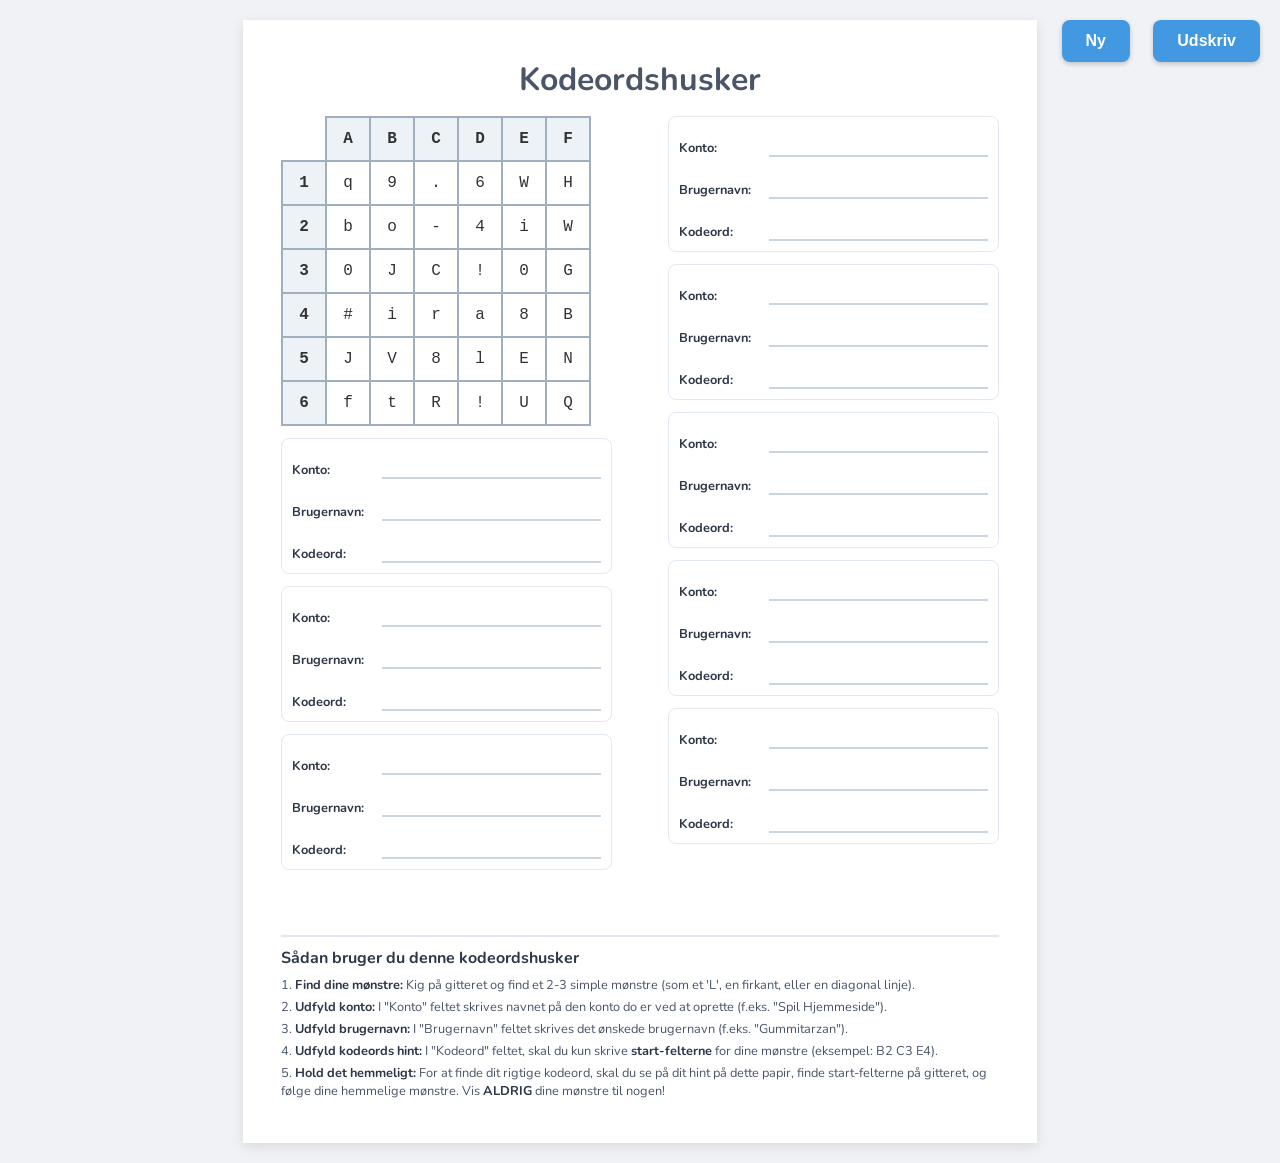
<file: Kodehusker/index.html>
<!DOCTYPE html>
<html lang="da">

<head>
    <meta charset="UTF-8">
    <meta name="viewport" content="width=device-width, initial-scale=1.0">
    <title>Kodeordshusker</title>
    <link rel="preconnect" href="https://fonts.googleapis.com">
    <link rel="preconnect" href="https://fonts.gstatic.com" crossorigin>
    <link href="https://fonts.googleapis.com/css2?family=Nunito:wght@400;700&display=swap" rel="stylesheet">
    <style>
        /* Basic styles for the page and typography */
        body {
            font-family: 'Nunito', sans-serif;
            background-color: #f0f2f5;
            margin: 0;
            display: flex;
            justify-content: center;
            align-items: flex-start;
            /* Align to top */
            min-height: 100vh;
            color: #333;
            padding: 20px 0;
            /* Add some vertical padding */
        }

        /* Container to simulate an A4 paper sheet */
        .a4-page {
            background: white;
            width: 210mm;
            height: 297mm;
            padding: 10mm;
            box-shadow: 0 4px 12px rgba(0, 0, 0, 0.1);
            box-sizing: border-box;
            display: flex;
            flex-direction: column;
        }

        /* --- Main Two-Column Layout --- */
        .main-content {
            display: flex;
            gap: 15mm;
            /* Space between left and right columns */
            width: 100%;
        }

        .left-column,
        .right-column {
            flex: 1;
            /* Each column takes up 50% of the available space */
            display: flex;
            flex-direction: column;
            gap: 12px;
            /* Reduced gap */
        }

        /* --- Matrix Styles --- */
        h1 {
            margin: 0 0 15px 0;
            /* Reduced margin */
            font-size: 2rem;
            color: #4a5568;
            width: 100%;
            text-align: center;
        }

        .password-matrix {
            border-collapse: collapse;
            font-size: 1rem;
            /* Slightly smaller for better fit */
            font-family: 'Courier New', Courier, monospace;
        }

        .password-matrix th,
        .password-matrix td {
            border: 2px solid #a0aec0;
            width: 40px;
            /* Adjusted size */
            height: 40px;
            /* Adjusted size */
            text-align: center;
            vertical-align: middle;
        }

        .password-matrix th {
            background-color: #edf2f7;
            font-weight: bold;
        }

        /* Empty corner cell */
        .password-matrix thead th:first-child {
            border: none;
            background-color: transparent;
        }

        /* --- Password Group Styles --- */
        .password-group {
            border: 1px solid #e2e8f0;
            border-radius: 8px;
            padding: 10px;
            display: flex;
            flex-direction: column;
            gap: 12px;
            /* Reduced gap */
        }

        .detail-item {
            display: flex;
            align-items: flex-end;
            gap: 10px;
        }

        .detail-item label {
            font-size: 0.8rem;
            /* Adjusted font size */
            font-weight: 700;
            color: #2d3748;
            width: 80px;
            /* Aligns the fields */
            flex-shrink: 0;
        }

        .detail-item .placeholder {
            flex-grow: 1;
            border-bottom: 2px solid #cbd5e0;
            height: 28px;
        }

        /* --- User Guide Styles --- */
        .user-guide {
            margin-top: auto;
            /* Pushes guide to the bottom of the flex container */
            padding-top: 10px;
            border-top: 2px solid #e2e8f0;
            font-size: 0.8rem;
            color: #4a5568;
        }

        .user-guide h3 {
            font-size: 1rem;
            margin-top: 0;
            margin-bottom: 8px;
            color: #2d3748;
        }

        .user-guide p {
            margin: 0 0 4px 0;
            /* Reduced margin */
            line-height: 1.4;
        }

        .user-guide strong {
            color: #2d3748;
        }

        /* --- Print Styles --- */
        @media print {
            body {
                background: none;
                padding: 0;
                margin: 0;
            }

            .a4-page {
                width: 100%;
                height: auto;
                /* Allow height to be determined by content */
                margin: 0;
                padding: 10mm;
                box-shadow: none;
                border: none;
                scale: 0.99; /* ensure content stays on page */
            }

            .main-content {
                gap: 15mm;
                /* Match web style */
            }

            .print-button {
                display: none;
            }

            .user-guide {
                font-size: 0.8rem;
                /* Match web style */
            }
        }

        /* A simple button for user convenience */
        .print-button {
            position: fixed;
            top: 20px;
            right: 20px;
            padding: 12px 24px;
            background-color: #4299e1;
            color: white;
            border: none;
            border-radius: 8px;
            font-size: 1rem;
            font-weight: bold;
            cursor: pointer;
            box-shadow: 0 2px 5px rgba(0, 0, 0, 0.2);
            transition: background-color 0.2s;
            z-index: 10;
        }

        .new-button {
            position: fixed;
            top: 20px;
            right: 150px;
            padding: 12px 24px;
            background-color: #4299e1;
            color: white;
            border: none;
            border-radius: 8px;
            font-size: 1rem;
            font-weight: bold;
            cursor: pointer;
            box-shadow: 0 2px 5px rgba(0, 0, 0, 0.2);
            transition: background-color 0.2s;
            z-index: 10;
        }

        .print-button:hover {
            background-color: #2b6cb0;
        }
    </style>
</head>

<body>

    <button class="print-button" onclick="window.print()">Udskriv</button>
    <button class="new-button" onclick="window.location.reload()">Ny</button>

    <div class="a4-page">
        <h1>Kodeordshusker</h1>
        <div class="main-content">
            <!-- Left Column: Matrix + 4 Password Groups -->
            <div class="left-column">
                <div class="matrix-container">
                    <table class="password-matrix" id="password-matrix">
                        <thead>
                            <tr>
                                <th></th>
                                <th>A</th>
                                <th>B</th>
                                <th>C</th>
                                <th>D</th>
                                <th>E</th>
                                <th>F</th>
                            </tr>
                        </thead>
                        <tbody>
                            <tr>
                                <th>1</th>
                                <td></td>
                                <td></td>
                                <td></td>
                                <td></td>
                                <td></td>
                                <td></td>
                            </tr>
                            <tr>
                                <th>2</th>
                                <td></td>
                                <td></td>
                                <td></td>
                                <td></td>
                                <td></td>
                                <td></td>
                            </tr>
                            <tr>
                                <th>3</th>
                                <td></td>
                                <td></td>
                                <td></td>
                                <td></td>
                                <td></td>
                                <td></td>
                            </tr>
                            <tr>
                                <th>4</th>
                                <td></td>
                                <td></td>
                                <td></td>
                                <td></td>
                                <td></td>
                                <td></td>
                            </tr>
                            <tr>
                                <th>5</th>
                                <td></td>
                                <td></td>
                                <td></td>
                                <td></td>
                                <td></td>
                                <td></td>
                            </tr>
                            <tr>
                                <th>6</th>
                                <td></td>
                                <td></td>
                                <td></td>
                                <td></td>
                                <td></td>
                                <td></td>
                            </tr>
                        </tbody>
                    </table>
                </div>

                <div class="password-group">
                    <div class="detail-item"><label>Konto:</label>
                        <div class="placeholder"></div>
                    </div>
                    <div class="detail-item"><label>Brugernavn:</label>
                        <div class="placeholder"></div>
                    </div>
                    <div class="detail-item"><label>Kodeord:</label>
                        <div class="placeholder"></div>
                    </div>
                </div>
                <div class="password-group">
                    <div class="detail-item"><label>Konto:</label>
                        <div class="placeholder"></div>
                    </div>
                    <div class="detail-item"><label>Brugernavn:</label>
                        <div class="placeholder"></div>
                    </div>
                    <div class="detail-item"><label>Kodeord:</label>
                        <div class="placeholder"></div>
                    </div>
                </div>
                <div class="password-group">
                    <div class="detail-item"><label>Konto:</label>
                        <div class="placeholder"></div>
                    </div>
                    <div class="detail-item"><label>Brugernavn:</label>
                        <div class="placeholder"></div>
                    </div>
                    <div class="detail-item"><label>Kodeord:</label>
                        <div class="placeholder"></div>
                    </div>
                </div>
            </div>

            <!-- Right Column: 4 Password Groups -->
            <div class="right-column">
                <div class="password-group">
                    <div class="detail-item"><label>Konto:</label>
                        <div class="placeholder"></div>
                    </div>
                    <div class="detail-item"><label>Brugernavn:</label>
                        <div class="placeholder"></div>
                    </div>
                    <div class="detail-item"><label>Kodeord:</label>
                        <div class="placeholder"></div>
                    </div>
                </div>
                <div class="password-group">
                    <div class="detail-item"><label>Konto:</label>
                        <div class="placeholder"></div>
                    </div>
                    <div class="detail-item"><label>Brugernavn:</label>
                        <div class="placeholder"></div>
                    </div>
                    <div class="detail-item"><label>Kodeord:</label>
                        <div class="placeholder"></div>
                    </div>
                </div>
                <div class="password-group">
                    <div class="detail-item"><label>Konto:</label>
                        <div class="placeholder"></div>
                    </div>
                    <div class="detail-item"><label>Brugernavn:</label>
                        <div class="placeholder"></div>
                    </div>
                    <div class="detail-item"><label>Kodeord:</label>
                        <div class="placeholder"></div>
                    </div>
                </div>
                <div class="password-group">
                    <div class="detail-item"><label>Konto:</label>
                        <div class="placeholder"></div>
                    </div>
                    <div class="detail-item"><label>Brugernavn:</label>
                        <div class="placeholder"></div>
                    </div>
                    <div class="detail-item"><label>Kodeord:</label>
                        <div class="placeholder"></div>
                    </div>
                </div>
                <div class="password-group">
                    <div class="detail-item"><label>Konto:</label>
                        <div class="placeholder"></div>
                    </div>
                    <div class="detail-item"><label>Brugernavn:</label>
                        <div class="placeholder"></div>
                    </div>
                    <div class="detail-item"><label>Kodeord:</label>
                        <div class="placeholder"></div>
                    </div>
                </div>
            </div>
        </div>

        <div class="user-guide">
            <h3>Sådan bruger du denne kodeordshusker</h3>
            <p>
                1. <strong>Find dine mønstre:</strong> Kig på gitteret og find et 2-3 simple mønstre (som et 'L', en
                firkant, eller en diagonal linje).
            </p>
            <p>
                2. <strong>Udfyld konto:</strong> I "Konto" feltet skrives navnet på den konto do er ved at oprette
                (f.eks. "Spil Hjemmeside").
            </p>
            <p>
                3. <strong>Udfyld brugernavn:</strong> I "Brugernavn" feltet skrives det ønskede brugernavn (f.eks.
                "Gummitarzan").
            </p>
            <p>
                4. <strong>Udfyld kodeords hint:</strong> I "Kodeord" feltet, skal du kun skrive
                <strong>start-felterne</strong> for dine mønstre (eksempel: B2 C3 E4).
            </p>
            <p>
                5. <strong>Hold det hemmeligt:</strong> For at finde dit rigtige kodeord, skal du se på dit hint på
                dette papir, finde start-felterne på gitteret, og følge dine hemmelige mønstre. Vis
                <strong>ALDRIG</strong> dine mønstre til nogen!
            </p>
        </div>
    </div>

    <script>
        document.addEventListener('DOMContentLoaded', () => {
            const characters = 'AaBbCcDdEeFfGgHhIiJjKkLlMmNnOoPpQqRrSsTtUuVvWwXxYyZz0123456789!.,-*@#&';
            const matrixCells = document.querySelectorAll('#password-matrix tbody td');

            function getRandomChar() {
                const randomIndex = Math.floor(Math.random() * characters.length);
                return characters[randomIndex];
            }

            function populateMatrix() {
                matrixCells.forEach(cell => {
                    cell.textContent = getRandomChar();
                });
            }

            populateMatrix();
        });
    </script>

</body>

</html>
</file>
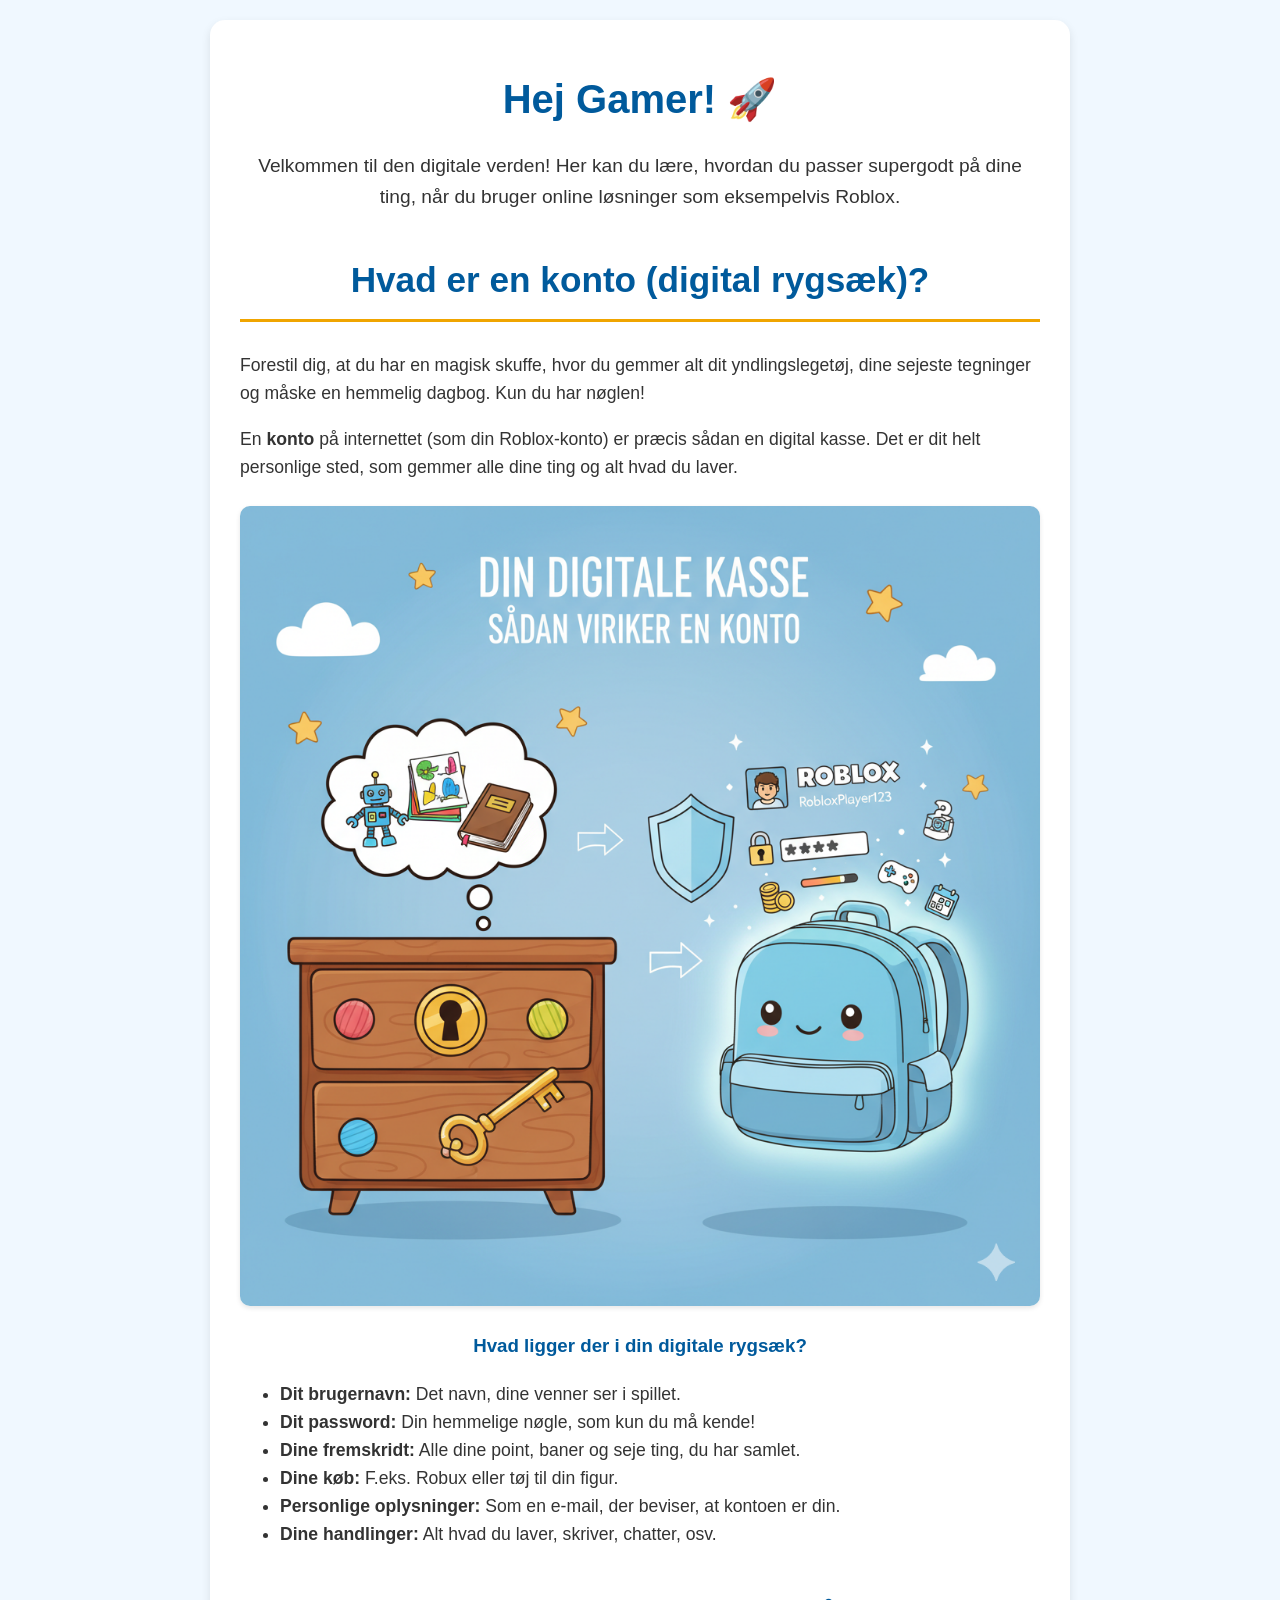
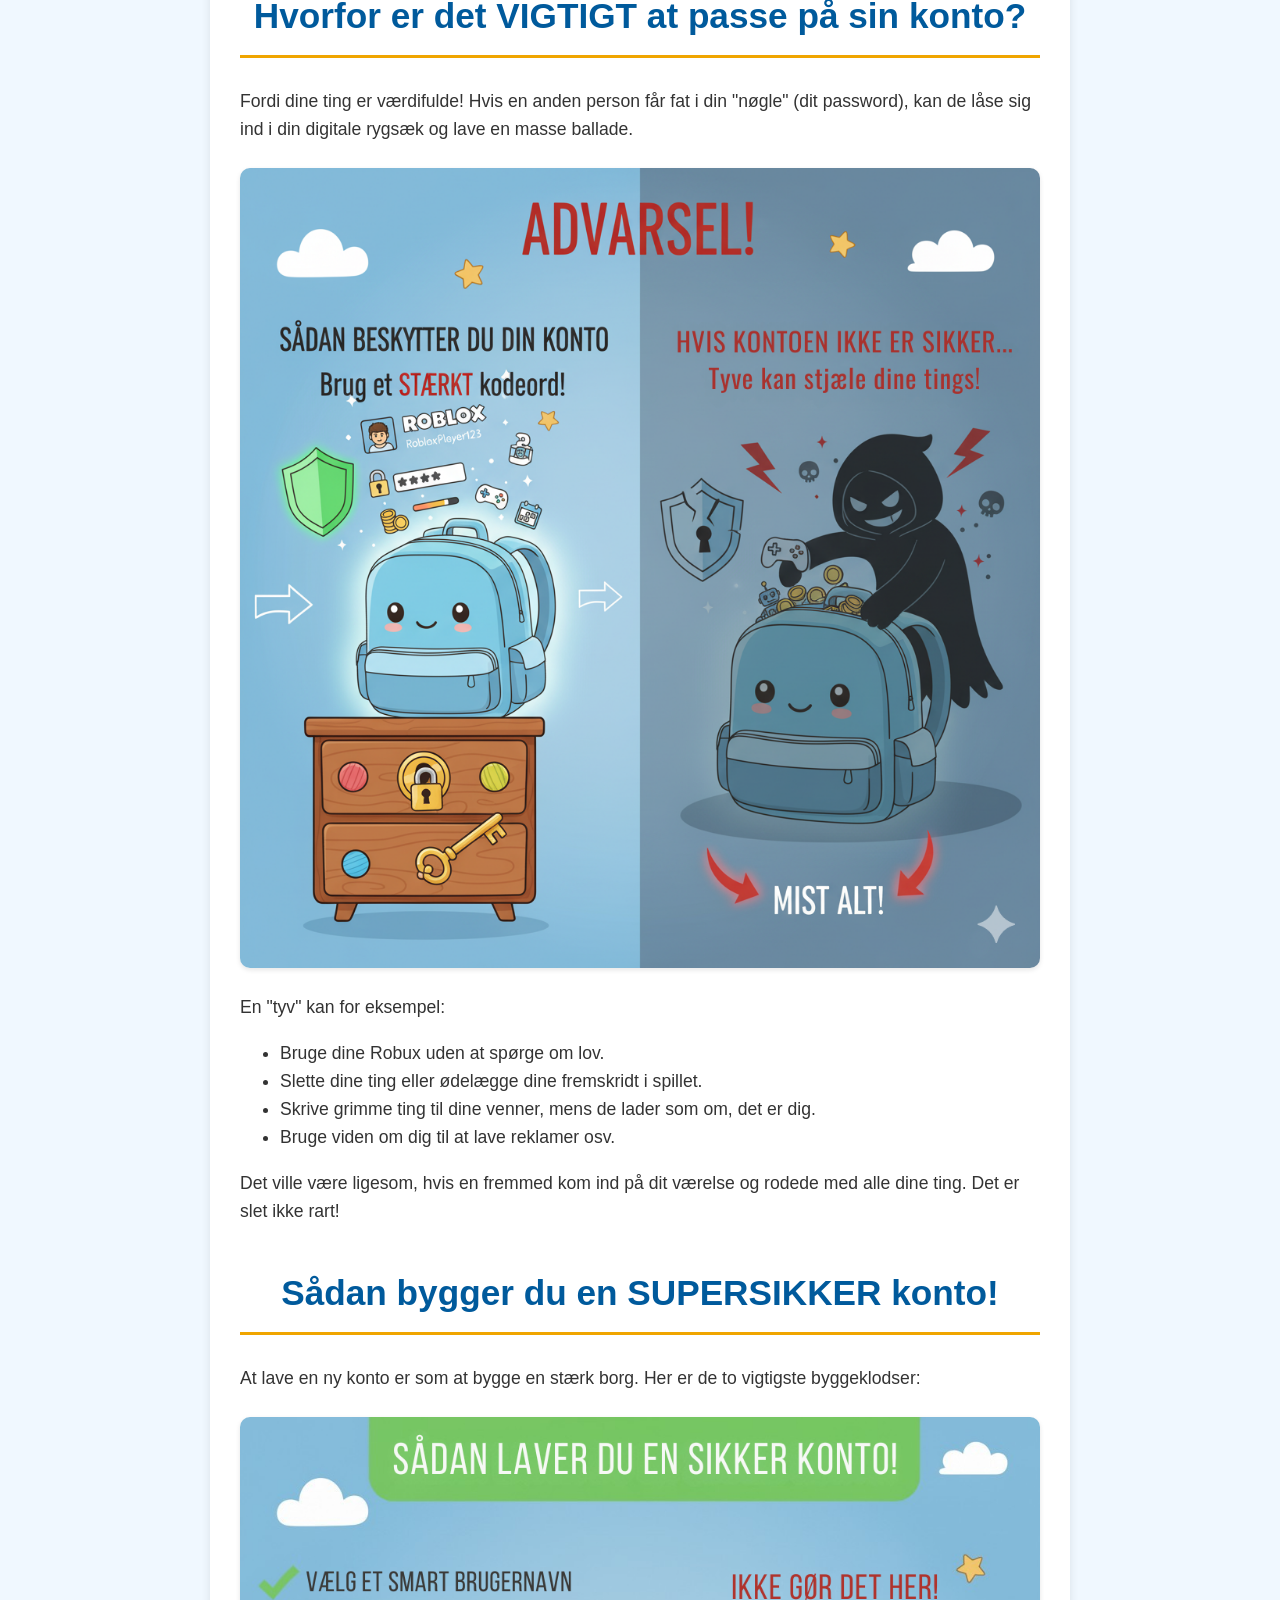
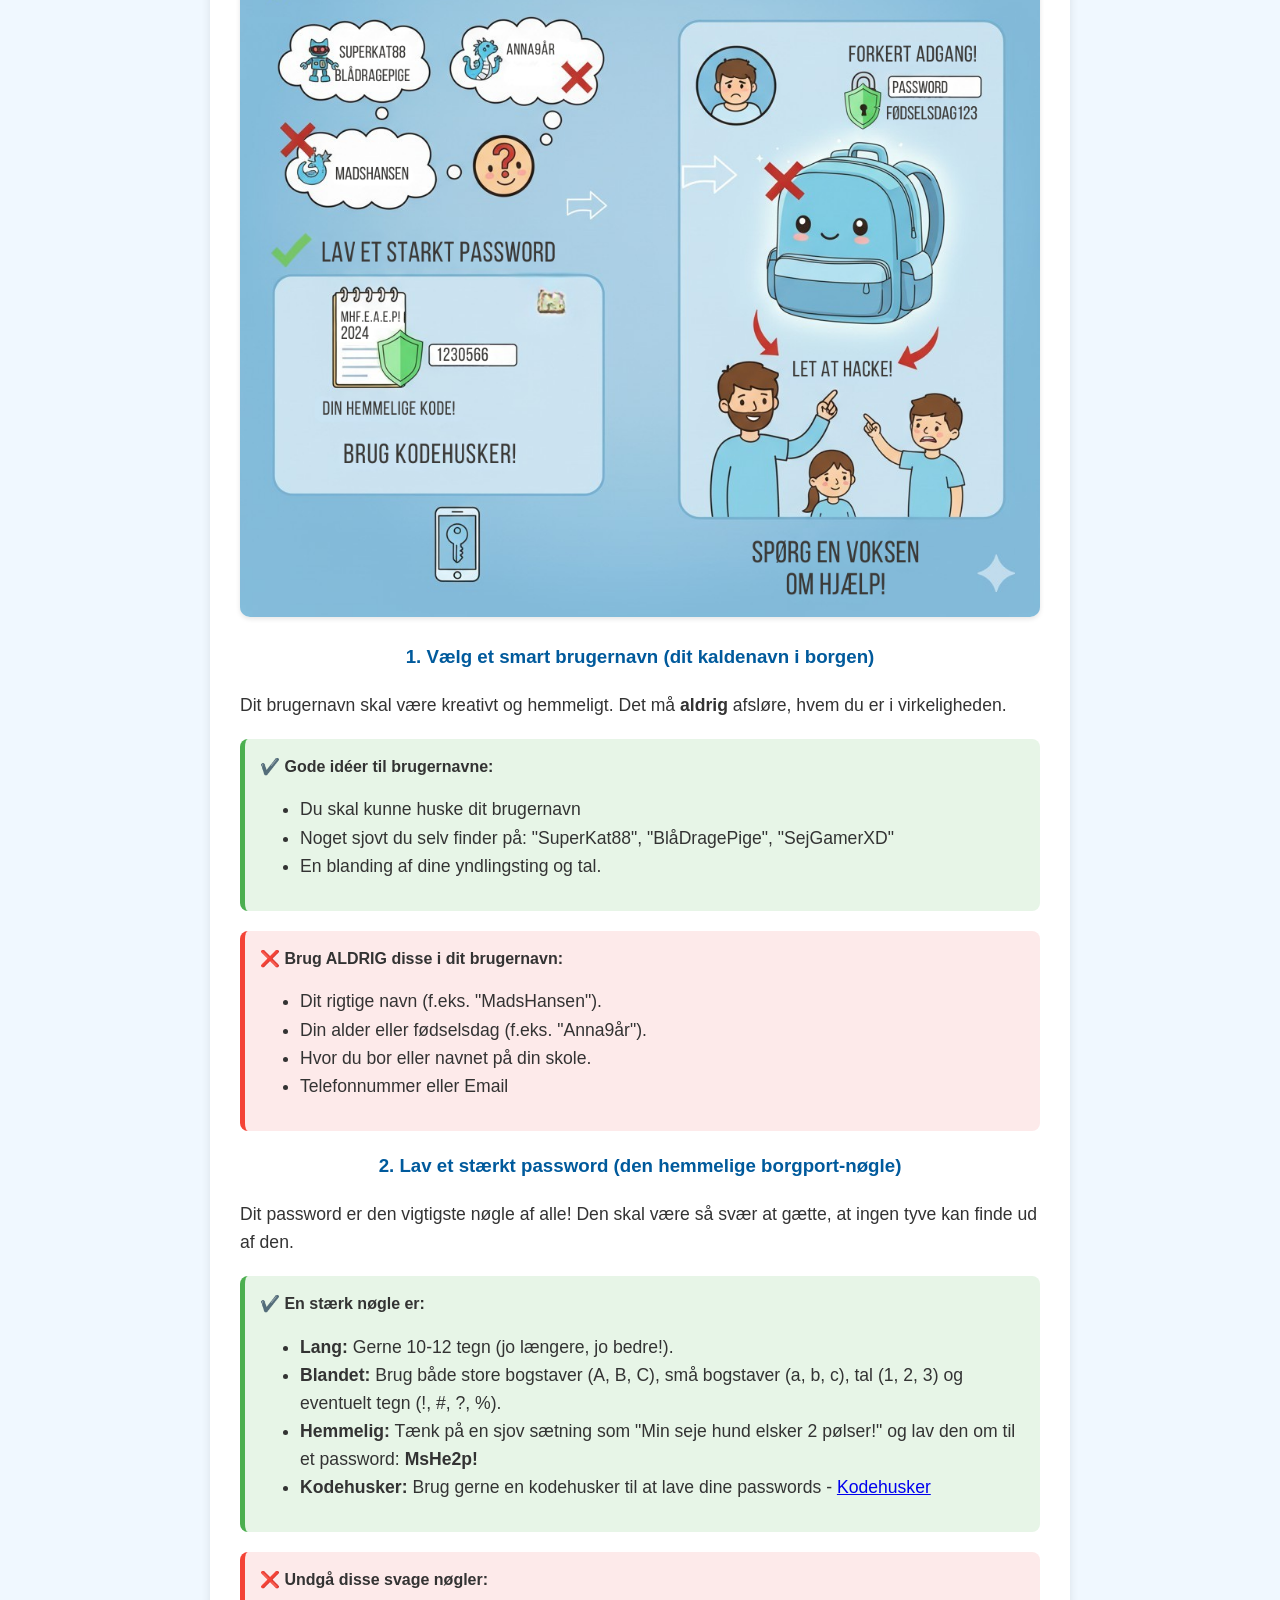
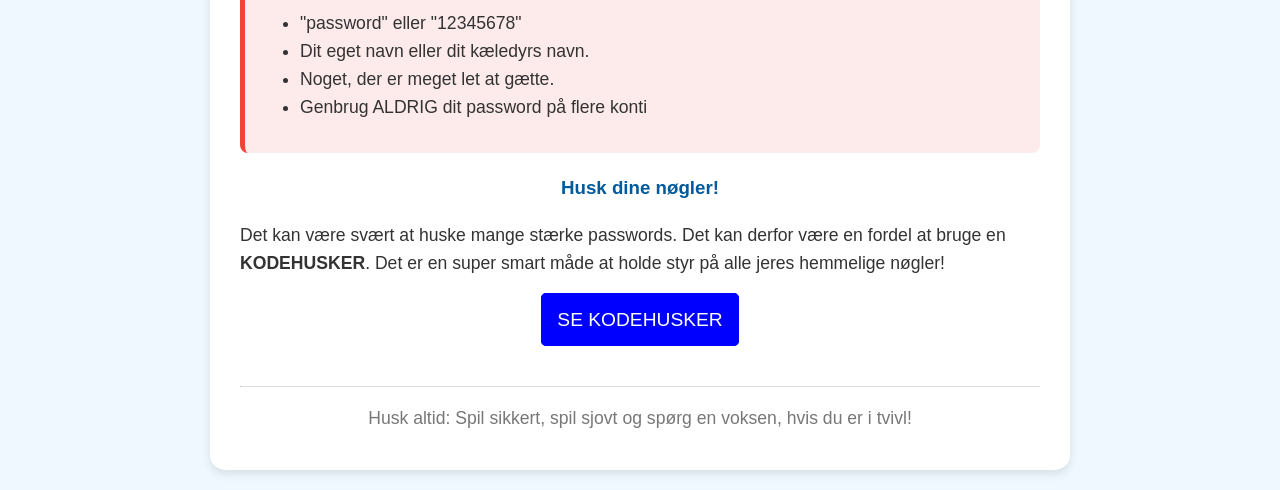
<file: Konto/index.html>
<!DOCTYPE html>
<html lang="da">
<head>
    <meta charset="UTF-8">
    <meta name="viewport" content="width=device-width, initial-scale=1.0">
    <title>Din Digitale Verden - Pas på din konto!</title>
    <style>
        body {
            font-family: 'Helvetica Neue', Arial, sans-serif;
            background-color: #f0f8ff; /* Lys himmelblå baggrund */
            color: #333;
            margin: 0;
            padding: 20px;
            line-height: 1.6;
        }
        .container {
            max-width: 800px;
            margin: 0 auto;
            background-color: #ffffff; /* Hvid baggrund for indhold */
            padding: 20px 30px;
            border-radius: 15px;
            box-shadow: 0 4px 10px rgba(0,0,0,0.1);
        }
        h1, h2, h3 {
            font-family: 'Comic Sans MS', 'Chalkboard SE', 'Marker Felt', sans-serif; /* Børnevenlig font */
            color: #005a9c; /* Mørkeblå overskrift */
            text-align: center;
        }
        h1 {
            font-size: clamp(2em, 5vw, 2.5em); /* Responsiv fontstørrelse */
            margin-bottom: 20px;
        }
        h2 {
            font-size: clamp(1.8em, 4vw, 2.2em);
            border-bottom: 3px solid #f0a500; /* Varm gul linje */
            padding-bottom: 10px;
            margin-top: 40px;
        }
        p, li {
            font-size: clamp(1em, 2.5vw, 1.1em);
        }
        img {
            max-width: 100%;
            height: auto;
            display: block;
            margin: 25px auto;
            border-radius: 10px;
            box-shadow: 0 2px 5px rgba(0,0,0,0.1);
        }
        .good-tips {
            background-color: #e7f5e7; /* Lys grøn baggrund */
            border-left: 5px solid #4caf50; /* Grøn kant */
            padding: 15px;
            margin: 20px 0;
            border-radius: 8px;
        }
        .bad-tips {
            background-color: #fdeaea; /* Lys rød baggrund */
            border-left: 5px solid #f44336; /* Rød kant */
            padding: 15px;
            margin: 20px 0;
            border-radius: 8px;
        }

        a.LinkButton {
            border: 1px solid blue;
            border-radius: 5px;
            text-decoration : none;
            padding : 15px;
            font-size: 1.2em;
            color: white;
            background-color: blue;
        }
    </style>
</head>
<body>

    <div class="container">
        <h1>Hej Gamer! 🚀</h1>
        <p style="text-align: center; font-size: 1.2em;">Velkommen til den digitale verden! Her kan du lære, hvordan du passer supergodt på dine ting, når du bruger online løsninger som eksempelvis Roblox.</p>

        <!-- Sektion 1: Hvad er en konto? -->
        <h2>Hvad er en konto (digital rygsæk)?</h2>
        <p>
            Forestil dig, at du har en magisk skuffe, hvor du gemmer alt dit yndlingslegetøj, dine sejeste tegninger og måske en hemmelig dagbog. Kun du har nøglen!
        </p>
        <p>
            En <strong>konto</strong> på internettet (som din Roblox-konto) er præcis sådan en digital kasse. Det er dit helt personlige sted, som gemmer alle dine ting og alt hvad du laver.
        </p>
        <img src="./konto1.png" alt="Illustration af en fysisk skuffe der bliver til en digital rygsæk (konto) med brugernavn og password.">
        
        <h3>Hvad ligger der i din digitale rygsæk?</h3>
        <ul>
            <li><strong>Dit brugernavn:</strong> Det navn, dine venner ser i spillet.</li>
            <li><strong>Dit password:</strong> Din hemmelige nøgle, som kun du må kende!</li>
            <li><strong>Dine fremskridt:</strong> Alle dine point, baner og seje ting, du har samlet.</li>
            <li><strong>Dine køb:</strong> F.eks. Robux eller tøj til din figur.</li>
            <li><strong>Personlige oplysninger:</strong> Som en e-mail, der beviser, at kontoen er din.</li>
            <li><strong>Dine handlinger:</strong> Alt hvad du laver, skriver, chatter, osv.</li>
        </ul>

        <!-- Sektion 2: Hvorfor beskytte sin konto? -->
        <h2>Hvorfor er det VIGTIGT at passe på sin konto?</h2>
        <p>
            Fordi dine ting er værdifulde! Hvis en anden person får fat i din "nøgle" (dit password), kan de låse sig ind i din digitale rygsæk og lave en masse ballade.
        </p>
        <img src="./konto2.png" alt="Billede der viser en sikker konto beskyttet af et skjold, og en usikker konto hvor en tyv stjæler ting.">
        <p>
            En "tyv" kan for eksempel:
        </p>
        <ul>
            <li>Bruge dine Robux uden at spørge om lov.</li>
            <li>Slette dine ting eller ødelægge dine fremskridt i spillet.</li>
            <li>Skrive grimme ting til dine venner, mens de lader som om, det er dig.</li>
            <li>Bruge viden om dig til at lave reklamer osv.</li>
        </ul>
        <p>
            Det ville være ligesom, hvis en fremmed kom ind på dit værelse og rodede med alle dine ting. Det er slet ikke rart!
        </p>

        <!-- Sektion 3: Hvordan laver man en god konto? -->
        <h2>Sådan bygger du en SUPERSIKKER konto!</h2>
        <p>
            At lave en ny konto er som at bygge en stærk borg. Her er de to vigtigste byggeklodser:
        </p>
        <img src="./konto3.png" alt="Illustration der viser gode og dårlige valg for brugernavn og password.">

        <h3>1. Vælg et smart brugernavn (dit kaldenavn i borgen)</h3>
        <p>Dit brugernavn skal være kreativt og hemmeligt. Det må <strong>aldrig</strong> afsløre, hvem du er i virkeligheden.</p>
        
        <div class="good-tips">
            <strong>✔️ Gode idéer til brugernavne:</strong>
            <ul>
                <li>Du skal kunne huske dit brugernavn</li>
                <li>Noget sjovt du selv finder på: "SuperKat88", "BlåDragePige", "SejGamerXD"</li>
                <li>En blanding af dine yndlingsting og tal.</li>
            </ul>
        </div>
        
        <div class="bad-tips">
            <strong>❌ Brug ALDRIG disse i dit brugernavn:</strong>
            <ul>
                <li>Dit rigtige navn (f.eks. "MadsHansen").</li>
                <li>Din alder eller fødselsdag (f.eks. "Anna9år").</li>
                <li>Hvor du bor eller navnet på din skole.</li>
                <li>Telefonnummer eller Email</li>
            </ul>
        </div>

        <h3>2. Lav et stærkt password (den hemmelige borgport-nøgle)</h3>
        <p>Dit password er den vigtigste nøgle af alle! Den skal være så svær at gætte, at ingen tyve kan finde ud af den.</p>

        <div class="good-tips">
            <strong>✔️ En stærk nøgle er:</strong>
            <ul>
                <li><strong>Lang:</strong> Gerne 10-12 tegn (jo længere, jo bedre!).</li>
                <li><strong>Blandet:</strong> Brug både store bogstaver (A, B, C), små bogstaver (a, b, c), tal (1, 2, 3) og eventuelt tegn (!, #, ?, %).</li>
                <li><strong>Hemmelig:</strong> Tænk på en sjov sætning som "Min seje hund elsker 2 pølser!" og lav den om til et password: <strong>MsHe2p!</strong></li>
                <li><strong>Kodehusker:</strong> Brug gerne en kodehusker til at lave dine passwords - <a href="https://roelsgaard.github.io/Tools/Kodehusker" target="_blank">Kodehusker</a>
            </ul>
        </div>

        <div class="bad-tips">
            <strong>❌ Undgå disse svage nøgler:</strong>
            <ul>
                <li>"password" eller "12345678"</li>
                <li>Dit eget navn eller dit kæledyrs navn.</li>
                <li>Noget, der er meget let at gætte.</li>
                <li>Genbrug ALDRIG dit password på flere konti</li>
            </ul>
        </div>

        <h3>Husk dine nøgler!</h3>
        <p>
            Det kan være svært at huske mange stærke passwords. Det kan derfor være en fordel at bruge en <strong>KODEHUSKER</strong>. Det er en super smart måde at holde styr på alle jeres hemmelige nøgler!
        </p>
        <p>
            <div style="text-align: center; padding-top: 10px">
                <a class="LinkButton" href="https://roelsgaard.github.io/Tools/Kodehusker" target="_blank">SE KODEHUSKER</a>
            </div>
        </p>

        <hr style="margin-top: 50px; border-top: 1px solid #ddd; border-bottom: none;">
        <p style="text-align: center; color: #777;">Husk altid: Spil sikkert, spil sjovt og spørg en voksen, hvis du er i tvivl!</p>
    </div>

</body>
</html>
</file>
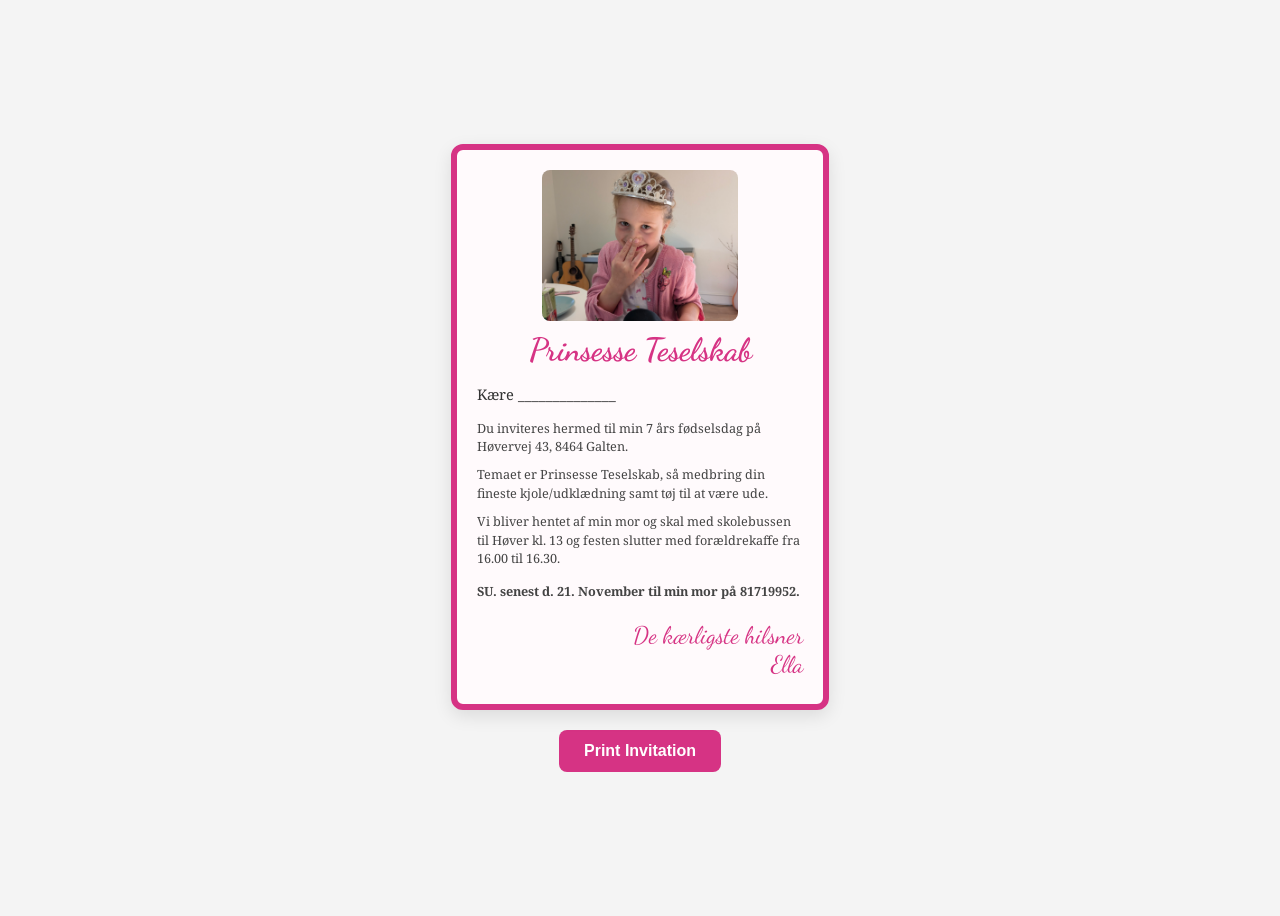
<file: Invitationer/princess/index.html>
<!DOCTYPE html>
<html lang="da">
<head>
    <meta charset="UTF-8">
    <meta name="viewport" content="width=device-width, initial-scale=1.0">
    <title>Prinsesse Fødselsdagsinvitation</title>
    <!-- Importerer en fin, eventyrlig font til overskrifter og underskrift -->
    <link rel="preconnect" href="https://fonts.googleapis.com">
    <link rel="preconnect" href="https://fonts.gstatic.com" crossorigin>
    <link href="https://fonts.googleapis.com/css2?family=Dancing+Script:wght@700&family=Noto+Serif:wght@400;700&display=swap" rel="stylesheet">
    
    <style>
        /* * Grundlæggende styling til siden (baggrunden)
         * Gør det nemt at se kortet på skærmen.
         */
        body {
            font-family: 'Noto Serif', serif;
            background-color: #f4f4f4;
            display: flex;
            flex-direction: column;
            justify-content: center;
            align-items: center;
            min-height: 100vh;
            padding: 20px;
            box-sizing: border-box;
            -webkit-font-smoothing: antialiased;
        }

        /* * Selve invitationskortet.
         * Størrelsen er sat præcist til 10cm x 15cm.
         */
        .invitation-card {
            width: 10cm;
            height: 15cm;
            background-color: #fffafc; /* En meget let lyserød baggrund */
            border: 6px solid #d63384; /* Lyserød kant */
            border-radius: 12px;
            box-shadow: 0 6px 18px rgba(0, 0, 0, 0.1);
            padding: 20px; /* ** MERE PADDING ** (Mere "luft" end v2) */
            box-sizing: border-box; /* Sørger for at padding er inkluderet i 10x15cm */
            display: flex;
            flex-direction: column;
            position: relative;
            overflow: hidden; /* Holder alt pænt inde i kortet */
        }

        /* Styling til billedet */
        .invitation-image {
            width: 60%; /* ** LIDT SMALLERE ** billede for at give plads */
            max-height: 4cm; /* Samme højde som før */
            object-fit: cover; /* Beskærer billedet, så det dækker området uden at strække */
            border-radius: 8px; /* Lidt afrundede hjørner */
            margin: 0 auto 10px auto; /* Centrerer billedet og giver plads under */
            display: block; /* Sørger for at margin auto virker */
        }
        
        /* Hovedoverskrift: "Prinsesse Teselskab" */
        h1 {
            font-family: 'Dancing Script', cursive;
            font-size: 24pt; /* ** STØRRE ** (V1: 28, V2: 20) */
            color: #d63384;
            text-align: center;
            margin: 0 0 10px 0; /* Mere margen under */
        }

        /* "Kære _____" */
        h2 {
            font-family: 'Noto Serif', serif;
            font-size: 11pt; /* ** STØRRE ** (Tilbage til V1 størrelse) */
            font-weight: normal;
            color: #333;
            margin-top: 5px;
            margin-bottom: 10px; /* Mere margen under */
        }
        
        /* Almindelig brødtekst */
        p {
            font-size: 9.5pt; /* ** STØRRE ** (V1: 10, V2: 8.5) */
            line-height: 1.45; /* Lidt mere linjeafstand */
            color: #444;
            margin: 5px 0; /* Lidt mere margen */
        }
        
        /* S.U. teksten (lidt fremhævet) */
        .rsvp {
            font-weight: 700;
            margin-top: 10px; /* Lidt mere plads over */
        }

        /* Underskrift sektionen */
        .signature {
            font-family: 'Dancing Script', cursive;
            font-size: 18pt; /* ** STØRRE ** (V1: 20, V2: 16) */
            color: #d63384;
            text-align: right;
            margin-top: auto; /* Skubber underskriften til bunden */
            line-height: 1.2;
            padding-top: 5px; /* Lidt luft over signaturen */
        }

        /* Print-knappen */
        .print-button {
            margin-top: 20px;
            padding: 12px 25px;
            font-size: 16px;
            font-weight: 600;
            color: #fff;
            background-color: #d63384;
            border: none;
            border-radius: 8px;
            cursor: pointer;
            transition: background-color 0.3s ease, transform 0.1s ease;
        }

        .print-button:hover {
            background-color: #b02a6c;
        }

        .print-button:active {
            transform: scale(0.98);
        }

        /* * Print-specifikke regler.
         * Disse regler gælder KUN, når der printes.
         */
        @media print {
            /* * Fortæl printeren, at papirstørrelsen er præcis 10x15cm.
             * Dette er den vigtigste del.
             */
            @page {
                size: 10cm 15cm;
                margin: 0;
            }

            /* Skjul alt på siden, UNDTAGEN selve invitationen */
            body {
                background-color: #fff;
                padding: 0;
                margin: 0;
            }
            
            .print-button, body > *:not(.invitation-card) {
                display: none;
            }

            /* Sørg for at invitationen fylder hele printsiden */
            .invitation-card {
                margin: 0;
                padding: 20px; /* Genanvend den justerede padding */
                width: 10cm;
                height: 15cm;
                box-shadow: none;
                box-sizing: border-box; /* Vigtigt for at padding regnes med */
            }

            /* Sørg for at print-skriftstørrelser matcher de nye justerede størrelser */
            p {
                font-size: 9.5pt;
            }

            h1 {
                font-size: 24pt;
            }

            h2 {
                font-size: 11pt;
            }

            .signature {
                font-size: 18pt;
            }
        }
    </style>
</head>
<body>

    <!-- Selve invitationskortet -->
    <div class="invitation-card">
        
        <!-- Billedet af pigen -->
        <img src="ella.jpg" alt="Fødselsdagspige" class="invitation-image">
        
        <h1>Prinsesse Teselskab</h1>
        
        <h2>Kære ______________</h2>
        
        <p>
            Du inviteres hermed til min 7 års fødselsdag på Høvervej 43, 8464 Galten.
        </p>
        <p>
            Temaet er Prinsesse Teselskab, så medbring din fineste kjole/udklædning samt tøj til at være ude.
        </p>
        <p>
            Vi bliver hentet af min mor og skal med skolebussen til Høver kl. 13 og festen slutter med forældrekaffe fra 16.00 til 16.30.
        </p>
        
        <p class="rsvp">
            SU. senest d. 21. November til min mor på 81719952.
        </p>

        <p class="signature">
            De kærligste hilsner<br>
            Ella
        </p>
    </div>

    <!-- Denne knap skjules automatisk ved print -->
    <button class="print-button" onclick="window.print()">Print Invitation</button>

</body>
</html>
</file>
